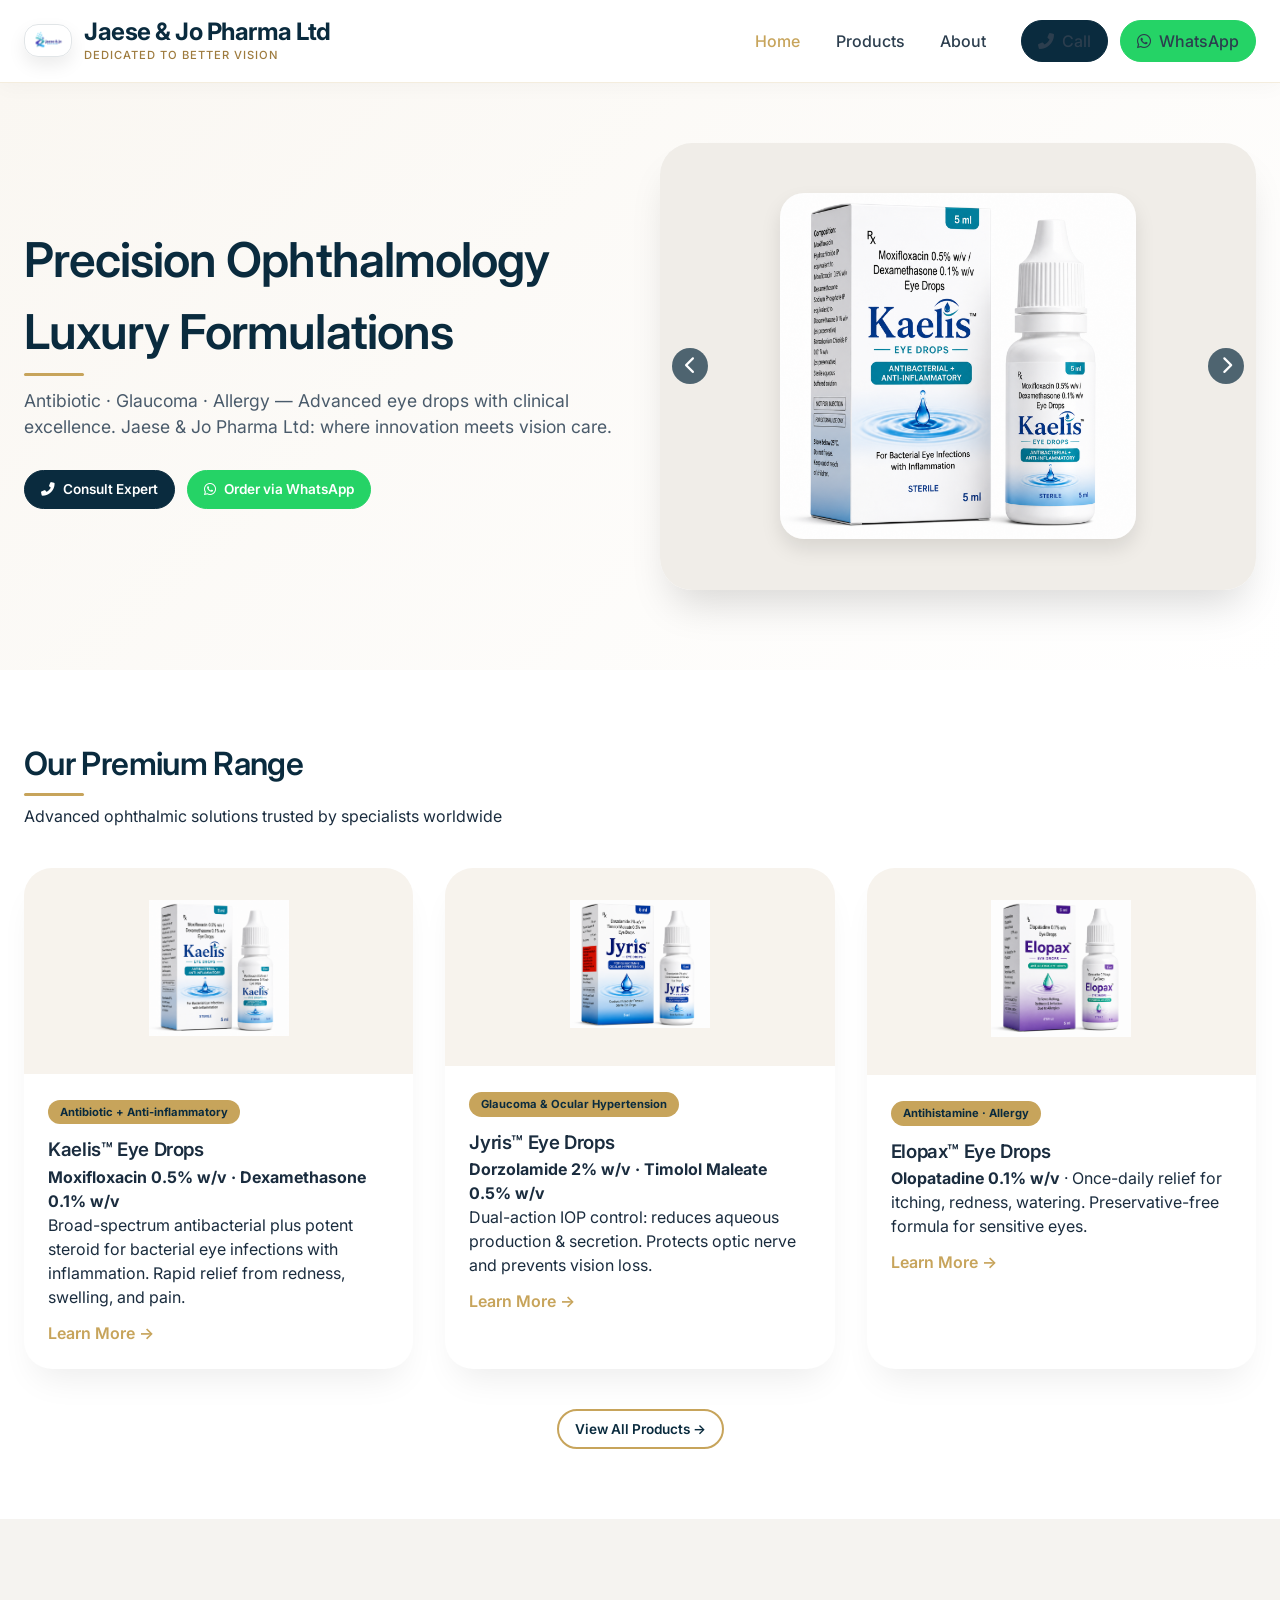
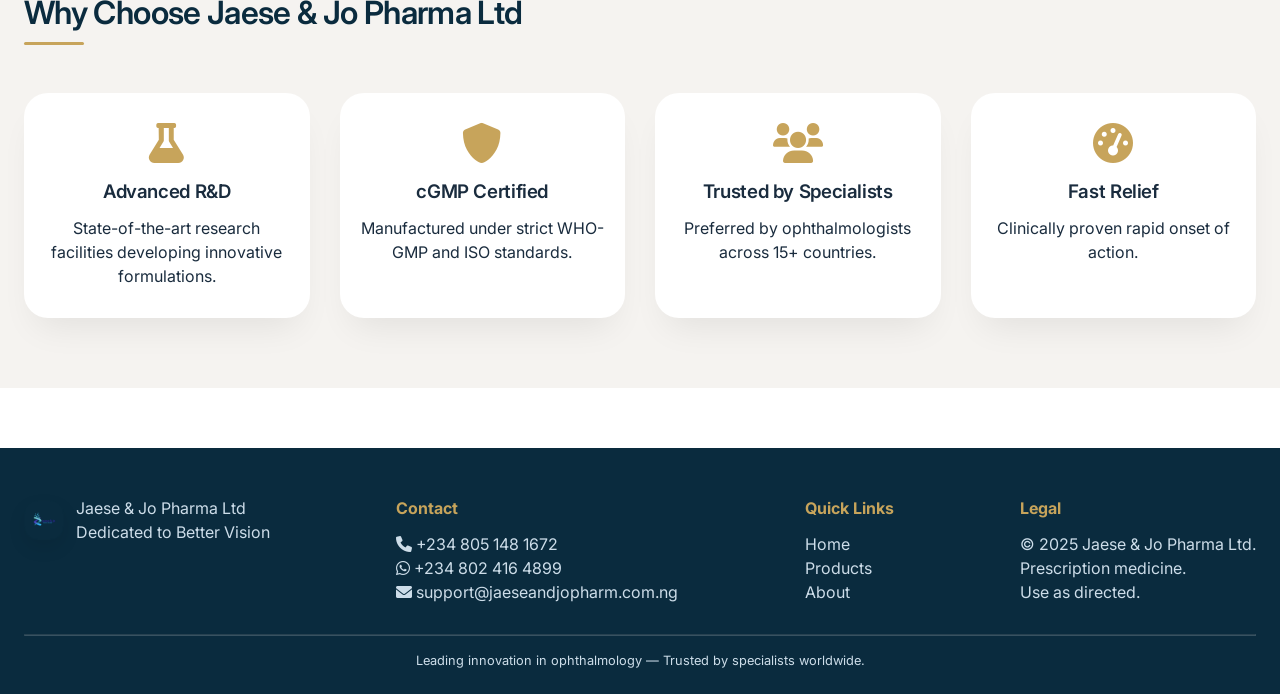
<file: index.html>
<!DOCTYPE html>
<html lang="en">
<head>
  <meta charset="UTF-8">
  <meta name="viewport" content="width=device-width, initial-scale=1.0, viewport-fit=cover">
  <title>Jaese & Jo Pharma Ltd | Premium Ophthalmic Care</title>
  
  <!-- SEO Meta Tags -->
  <meta name="description" content="Jaese & Jo Pharma Ltd - Luxury pharmaceutical company specializing in advanced eye care solutions. Kaelis, Jyris, Elopax: Antibiotic, Glaucoma & Allergy eye drops.">
  <meta name="keywords" content="pharmaceuticals, pharma company, eye drops, moxifloxacin, dexamethasone, dorzolamide, timolol, olopatadine, glaucoma treatment">
  <meta name="author" content="Jaese & Jo Pharma Limited">
  <meta name="robots" content="index, follow">
  <link rel="canonical" href="https://www.jaesejopharma.com">
  
  <!-- Open Graph -->
  <meta property="og:title" content="Jaese & Jo Pharma Ltd | Premium Ophthalmic Care">
  <meta property="og:description" content="Advanced eye care formulations: Antibiotic+Anti-inflammatory, Glaucoma therapy, and Allergy relief.">
  <meta property="og:type" content="website">
  <meta property="og:url" content="https://www.jaesejopharma.com">
  
  <!-- Favicon -->
  <link rel="icon" type="image/png" href="images/logo.png">
  <link rel="apple-touch-icon" href="images/logo.png">
  
  <!-- Fonts & Icons -->
  <link href="https://fonts.googleapis.com/css2?family=Inter:opsz,wght@14..32,300;400;500;600;700&display=swap" rel="stylesheet">
  <link rel="stylesheet" href="https://cdnjs.cloudflare.com/ajax/libs/font-awesome/6.0.0-beta3/css/all.min.css">
  <link rel="stylesheet" href="style.css">
</head>
<body>
  <header>
    <div class="container">
      <div class="navbar">
        <a href="index.html" class="logo-area" style="text-decoration: none;">
          <img src="images/logo.png" alt="Jaese & Jo Pharma Logo" class="logo-img" width="48" height="48">
          
          <div class="brand-text">
            <h1>Jaese & Jo Pharma Ltd</h1>
            <p>DEDICATED TO BETTER VISION</p>
          </div>
        </a>
        <div class="hamburger" id="hamburger">
          <i class="fas fa-bars"></i>
        </div>
        <div class="nav-links" id="navLinks">
          <a href="index.html" class="nav-item active">Home</a>
          <a href="products.html" class="nav-item">Products</a>
          <a href="about.html" class="nav-item">About</a>
          <div class="contact-btns">
            <a href="tel:08051481672" class="btn-call"><i class="fas fa-phone-alt"></i> Call</a>
            <a href="https://wa.me/2348024164899" target="_blank" class="btn-wa"><i class="fab fa-whatsapp"></i> WhatsApp</a>
          </div>
        </div>
      </div>
    </div>
  </header>

  <main>
    <!-- Hero Section -->
    <section id="home" class="hero">
      <div class="container">
        <div class="hero-grid">
          <div class="hero-text">
            <h2>Precision Ophthalmology<br>Luxury Formulations</h2>
            <p>Antibiotic · Glaucoma · Allergy — Advanced eye drops with clinical excellence. Jaese & Jo Pharma Ltd: where innovation meets vision care.</p>
            <div class="contact-btns" style="justify-content: flex-start;">
              <a href="tel:08051481672" class="btn-call"><i class="fas fa-phone-alt"></i> Consult Expert</a>
              <a href="https://wa.me/2348024164899" class="btn-wa"><i class="fab fa-whatsapp"></i> Order via WhatsApp</a>
            </div>
          </div>
          <div class="hero-carousel">
            <div class="carousel-slides" id="carouselSlides">
              <div class="slide"><img src="images/kaelis.png" alt="Kaelis"></div>
              <div class="slide"><img src="images/jyris.png" alt="Jyris"></div>
              <div class="slide"><img src="images/elopax.png" alt="Elopax"></div>
            </div>
            <button class="carousel-btn prev" id="prevBtn"><i class="fas fa-chevron-left"></i></button>
            <button class="carousel-btn next" id="nextBtn"><i class="fas fa-chevron-right"></i></button>
            <div class="dots" id="dotsContainer"></div>
          </div>
        </div>
      </div>
    </section>

    <!-- Featured Products on Homepage -->
    <section class="section" id="featured-products">
      <div class="container">
        <h2>Our Premium Range</h2>
        <p style="margin-bottom: 1rem;">Advanced ophthalmic solutions trusted by specialists worldwide</p>
        <div class="card-grid">
          <div class="product-card">
            <div class="card-img"><img src="images/kaelis.png" alt="Kaelis"></div>
            <div class="card-content"><span class="badge">Antibiotic + Anti-inflammatory</span><h3>Kaelis™ Eye Drops</h3><p><strong>Moxifloxacin 0.5% w/v · Dexamethasone 0.1% w/v</strong></p><p>Broad-spectrum antibacterial plus potent steroid for bacterial eye infections with inflammation. Rapid relief from redness, swelling, and pain.</p><a href="products.html#kaelis" class="learn-more">Learn More →</a></div>
          </div>
          <div class="product-card">
            <div class="card-img"><img src="images/jyris.png" alt="Jyris"></div>
            <div class="card-content"><span class="badge">Glaucoma & Ocular Hypertension</span><h3>Jyris™ Eye Drops</h3><p><strong>Dorzolamide 2% w/v · Timolol Maleate 0.5% w/v</strong></p><p>Dual-action IOP control: reduces aqueous production & secretion. Protects optic nerve and prevents vision loss.</p><a href="products.html#jyris" class="learn-more">Learn More →</a></div>
          </div>
          <div class="product-card">
            <div class="card-img"><img src="images/elopax.png" alt="Elopax"></div>
            <div class="card-content"><span class="badge">Antihistamine · Allergy</span><h3>Elopax™ Eye Drops</h3><p><strong>Olopatadine 0.1% w/v</strong> · Once-daily relief for itching, redness, watering. Preservative-free formula for sensitive eyes.</p><a href="products.html#elopax" class="learn-more">Learn More →</a></div>
          </div>
        </div>
        <div style="text-align: center; margin-top: 40px;">
          <a href="products.html" class="btn-call" style="background: transparent; color: var(--navy); border: 2px solid var(--gold);">View All Products →</a>
        </div>
      </div>
    </section>

    <!-- Why Choose Us -->
    <section class="section section-light">
      <div class="container">
        <h2>Why Choose Jaese & Jo Pharma Ltd</h2>
        <div class="features-grid">
          <div class="feature"><i class="fas fa-flask"></i><h3>Advanced R&D</h3><p>State-of-the-art research facilities developing innovative formulations.</p></div>
          <div class="feature"><i class="fas fa-shield-alt"></i><h3>cGMP Certified</h3><p>Manufactured under strict WHO-GMP and ISO standards.</p></div>
          <div class="feature"><i class="fas fa-users"></i><h3>Trusted by Specialists</h3><p>Preferred by ophthalmologists across 15+ countries.</p></div>
          <div class="feature"><i class="fas fa-tachometer-alt"></i><h3>Fast Relief</h3><p>Clinically proven rapid onset of action.</p></div>
        </div>
      </div>
    </section>
  </main> 

  <footer>
    <div class="container">
      <div class="footer-content">
        <div><div class="footer-logo"><img src="images/logo.png" alt="Jaese & Jo Pharma Logo" class="logo-img" width="48" height="48"><p>Jaese & Jo Pharma Ltd<br>Dedicated to Better Vision</p></div></div>
        <div><h4>Contact</h4><p><i class="fas fa-phone"></i> +234 805 148 1672<br><i class="fab fa-whatsapp"></i> +234 802 416 4899<br><i class="fas fa-envelope"></i> support@jaeseandjopharm.com.ng</p></div>
        <div><h4>Quick Links</h4><p><a href="index.html">Home</a><br><a href="products.html">Products</a><br><a href="about.html">About</a></p></div>
        <div><h4>Legal</h4><p>© 2025 Jaese & Jo Pharma Ltd.<br>Prescription medicine.<br>Use as directed.</p></div>
      </div>
      <hr style="margin: 30px 0 15px; opacity:0.2;">
      <p style="text-align: center; font-size: 0.8rem;">Leading innovation in ophthalmology — Trusted by specialists worldwide.</p>
    </div>
  </footer>

  <script src="script.js"></script>
</body>
</html>
</file>
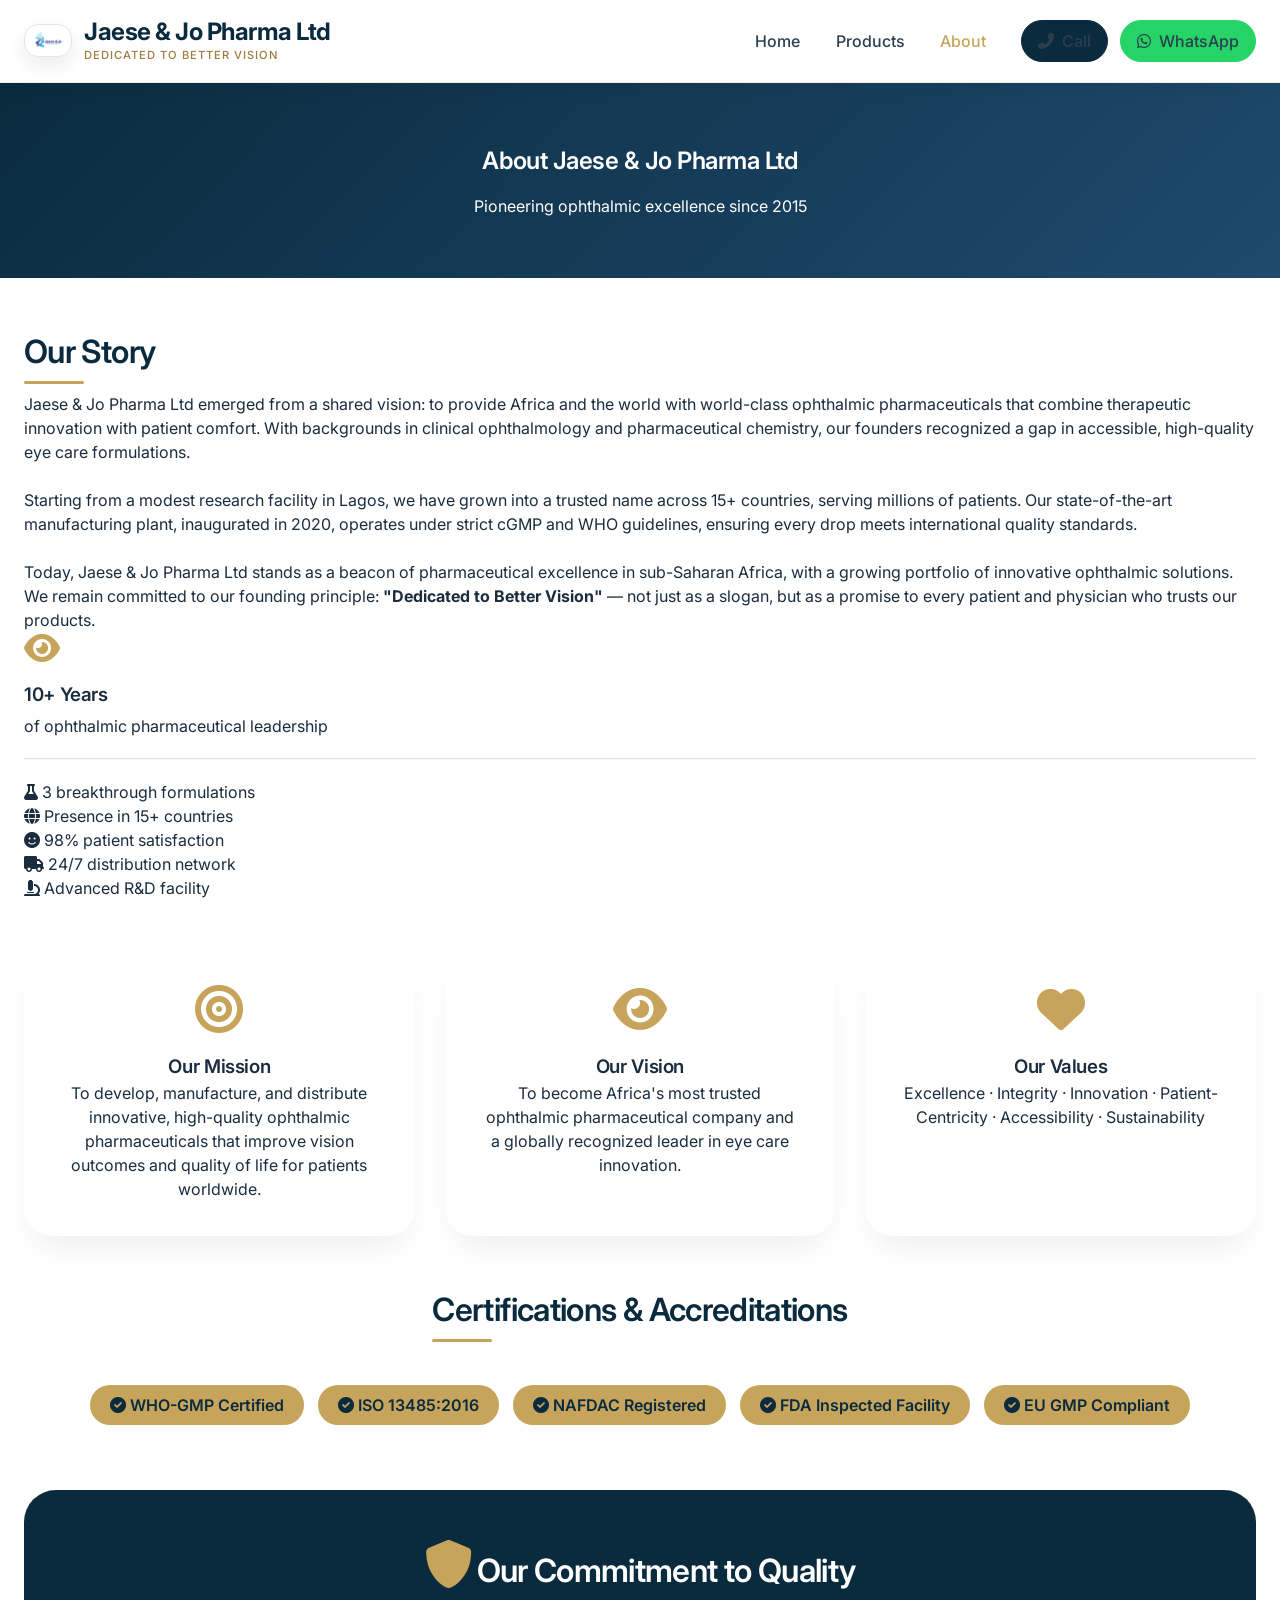
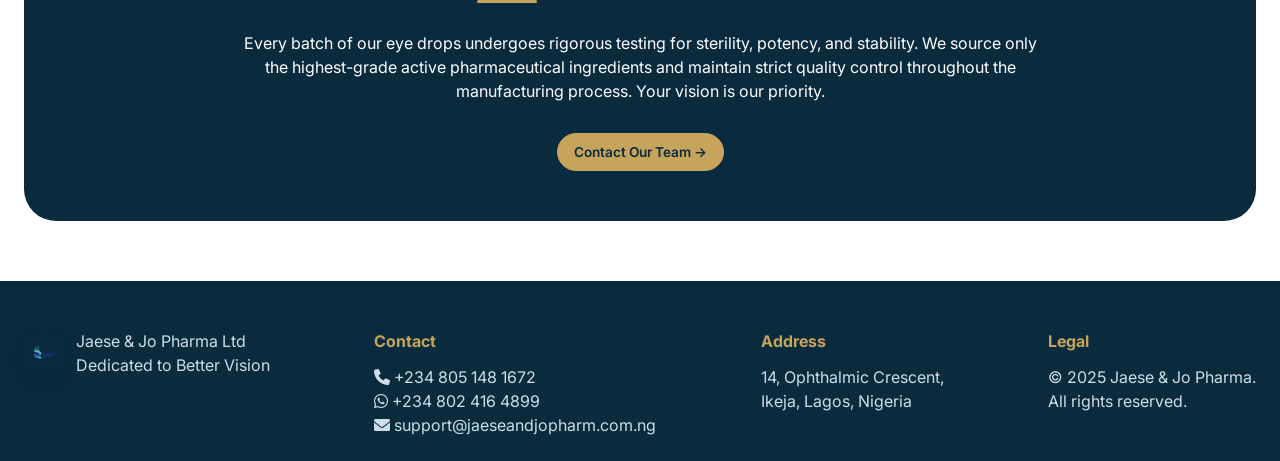
<file: about.html>
<!DOCTYPE html>
<html lang="en">
<head>
  <meta charset="UTF-8">
  <meta name="viewport" content="width=device-width, initial-scale=1.0">
  <title>About Us | Jaese & Jo Pharma Ltd</title>
  <meta name="description" content="Learn about Jaese & Jo Pharma - our mission, vision, values, manufacturing excellence, and commitment to ophthalmic healthcare.">
  <meta name="keywords" content="pharmaceutical company, about pharma, ophthalmic manufacturer, WHO-GMP certified, Nigeria pharma">
  <link rel="canonical" href="https://www.jaesejopharma.com/about.html">
  <link rel="icon" type="image/png" href="images/logo.png">
  <link rel="apple-touch-icon" href="images/logo.png">
  <link href="https://fonts.googleapis.com/css2?family=Inter:wght@300;400;500;600;700&display=swap" rel="stylesheet">
  <link rel="stylesheet" href="https://cdnjs.cloudflare.com/ajax/libs/font-awesome/6.0.0-beta3/css/all.min.css">
  <link rel="stylesheet" href="style.css">
  <style>
    .about-hero { background: linear-gradient(135deg, #0a2b3e 0%, #1f4a6e 100%); color: white; padding: 60px 0; text-align: center; }
    .about-hero h1 { color: white; }
    .about-hero h1:after { background: var(--gold); left: 50%; transform: translateX(-50%); width: 80px; }
    .mission-vision { display: grid; grid-template-columns: repeat(auto-fit, minmax(280px, 1fr)); gap: 30px; margin: 50px 0; }
    .mv-card { background: white; border-radius: 28px; padding: 35px; text-align: center; box-shadow: var(--shadow-md); transition: 0.3s; }
    .mv-card:hover { transform: translateY(-5px); }
    .mv-card i { font-size: 48px; color: var(--gold); margin-bottom: 20px; }
    .timeline { margin: 50px 0; }
    .timeline-item { display: flex; gap: 20px; margin-bottom: 30px; padding: 20px; background: var(--gray-light); border-radius: 20px; }
    .timeline-year { font-size: 1.8rem; font-weight: 700; color: var(--gold); min-width: 100px; }
    .team-grid { display: grid; grid-template-columns: repeat(auto-fit, minmax(250px, 1fr)); gap: 30px; margin-top: 40px; }
    .team-member { text-align: center; }
    .team-avatar { width: 150px; height: 150px; background: var(--navy); border-radius: 50%; margin: 0 auto 15px; display: flex; align-items: center; justify-content: center; color: var(--gold); font-size: 48px; }
    .cert-badge { display: inline-block; background: var(--gold); color: var(--navy); padding: 8px 20px; border-radius: 40px; margin: 5px; font-weight: 600; }
  </style>
</head>
<body>
  <header>
    <div class="container">
      <div class="navbar">
        <a href="index.html" class="logo-area" style="text-decoration: none;">
          <img src="images/logo.png" alt="Jaese & Jo Pharma Logo" class="logo-img" width="48" height="48">
          
          <div class="brand-text"><h1>Jaese & Jo Pharma Ltd</h1><p>DEDICATED TO BETTER VISION</p></div>
        </a>
        <div class="hamburger" id="hamburger"><i class="fas fa-bars"></i></div>
        <div class="nav-links" id="navLinks">
          <a href="index.html" class="nav-item">Home</a>
          <a href="products.html" class="nav-item">Products</a>
          <a href="about.html" class="nav-item active">About</a>
          <div class="contact-btns">
            <a href="tel:08051481672" class="btn-call"><i class="fas fa-phone-alt"></i> Call</a>
            <a href="https://wa.me/2348024164899" target="_blank" class="btn-wa"><i class="fab fa-whatsapp"></i> WhatsApp</a>
          </div>
        </div>
      </div>
    </div>
  </header>

  <main>
    <section class="about-hero">
      <div class="container">
        <h1>About Jaese & Jo Pharma Ltd</h1>
        <p style="margin-top: 15px;">Pioneering ophthalmic excellence since 2015</p>
      </div>
    </section>

    <div class="container">
      <!-- Company Story -->
      <div class="about-story" style="margin-top: 50px;">
        <div class="about-text">
          <h2>Our Story</h2>
          <p>Jaese & Jo Pharma Ltd emerged from a shared vision: to provide Africa and the world with world-class ophthalmic pharmaceuticals that combine therapeutic innovation with patient comfort. With backgrounds in clinical ophthalmology and pharmaceutical chemistry, our founders recognized a gap in accessible, high-quality eye care formulations.</p>
          <br>
          <p>Starting from a modest research facility in Lagos, we have grown into a trusted name across 15+ countries, serving millions of patients. Our state-of-the-art manufacturing plant, inaugurated in 2020, operates under strict cGMP and WHO guidelines, ensuring every drop meets international quality standards.</p>
          <br>
          <p>Today, Jaese & Jo Pharma Ltd stands as a beacon of pharmaceutical excellence in sub-Saharan Africa, with a growing portfolio of innovative ophthalmic solutions. We remain committed to our founding principle: <strong>"Dedicated to Better Vision"</strong> — not just as a slogan, but as a promise to every patient and physician who trusts our products.</p>
        </div>
        <div class="about-stats">
          <i class="fas fa-eye" style="font-size: 2rem; color: var(--gold);"></i>
          <h3 style="margin: 15px 0 5px;">10+ Years</h3>
          <p>of ophthalmic pharmaceutical leadership</p>
          <hr style="margin: 20px 0; opacity:0.3;">
          <p><i class="fas fa-flask"></i> 3 breakthrough formulations</p>
          <p><i class="fas fa-globe"></i> Presence in 15+ countries</p>
          <p><i class="fas fa-smile"></i> 98% patient satisfaction</p>
          <p><i class="fas fa-truck"></i> 24/7 distribution network</p>
          <p><i class="fas fa-microscope"></i> Advanced R&D facility</p>
        </div>
      </div>

      <!-- Mission & Vision -->
      <div class="mission-vision">
        <div class="mv-card"><i class="fas fa-bullseye"></i><h3>Our Mission</h3><p>To develop, manufacture, and distribute innovative, high-quality ophthalmic pharmaceuticals that improve vision outcomes and quality of life for patients worldwide.</p></div>
        <div class="mv-card"><i class="fas fa-eye"></i><h3>Our Vision</h3><p>To become Africa's most trusted ophthalmic pharmaceutical company and a globally recognized leader in eye care innovation.</p></div>
        <div class="mv-card"><i class="fas fa-heart"></i><h3>Our Values</h3><p>Excellence · Integrity · Innovation · Patient-Centricity · Accessibility · Sustainability</p></div>
      </div>

      <!-- Certifications -->
      <div style="text-align: center; margin: 50px 0;">
        <h2>Certifications & Accreditations</h2>
        <div style="margin-top: 30px;">
          <span class="cert-badge"><i class="fas fa-check-circle"></i> WHO-GMP Certified</span>
          <span class="cert-badge"><i class="fas fa-check-circle"></i> ISO 13485:2016</span>
          <span class="cert-badge"><i class="fas fa-check-circle"></i> NAFDAC Registered</span>
          <span class="cert-badge"><i class="fas fa-check-circle"></i> FDA Inspected Facility</span>
          <span class="cert-badge"><i class="fas fa-check-circle"></i> EU GMP Compliant</span>
        </div>
      </div>

      

      

      <!-- Quality Commitment -->
      <div style="background: var(--navy); color: white; border-radius: 32px; padding: 50px; margin: 60px 0; text-align: center;">
        <i class="fas fa-shield-alt" style="font-size: 48px; color: var(--gold); margin-bottom: 20px;"></i>
        <h2 style="color: white;">Our Commitment to Quality</h2>
        <p style="max-width: 800px; margin: 20px auto;">Every batch of our eye drops undergoes rigorous testing for sterility, potency, and stability. We source only the highest-grade active pharmaceutical ingredients and maintain strict quality control throughout the manufacturing process. Your vision is our priority.</p>
        <div style="margin-top: 30px;">
          <a href="tel:08051481672" class="btn-call" style="background: var(--gold); color: var(--navy); border-color: var(--gold);">Contact Our Team →</a>
        </div>
      </div>
    </div>
  </main>

  <footer>
    <div class="container">
      <div class="footer-content">
        <div><div class="footer-logo"><img src="images/logo.png" alt="Jaese & Jo Pharma Logo" class="logo-img" width="48" height="48"><p>Jaese & Jo Pharma Ltd<br>Dedicated to Better Vision</p></div></div>
        <div><h4>Contact</h4><p><i class="fas fa-phone"></i> +234 805 148 1672<br><i class="fab fa-whatsapp"></i> +234 802 416 4899<br><i class="fas fa-envelope"></i> support@jaeseandjopharm.com.ng</p></div>
        <div><h4>Address</h4><p>14, Ophthalmic Crescent,<br>Ikeja, Lagos, Nigeria</p></div>
        <div><h4>Legal</h4><p>© 2025 Jaese & Jo Pharma.<br>All rights reserved.</p></div>
      </div>
    </div>
  </footer>
  <script src="script.js"></script>
</body>
</html>
</file>
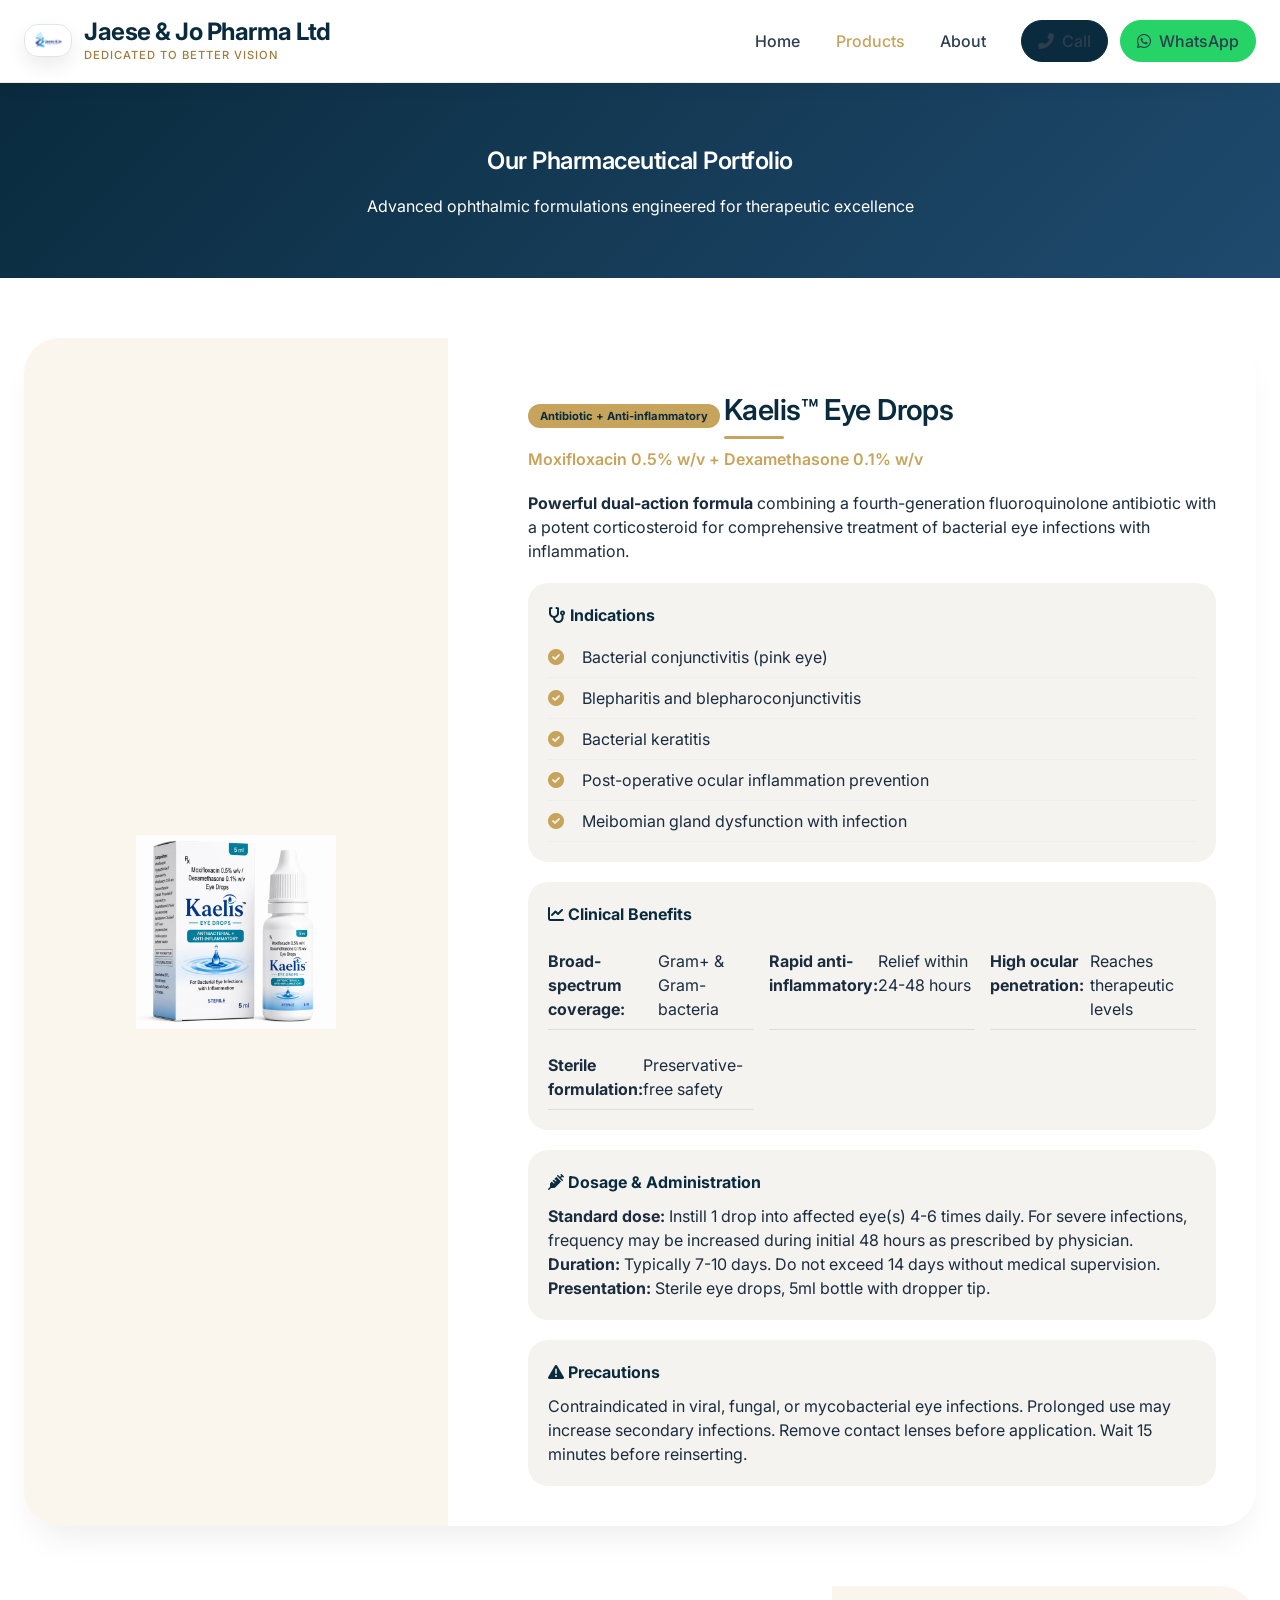
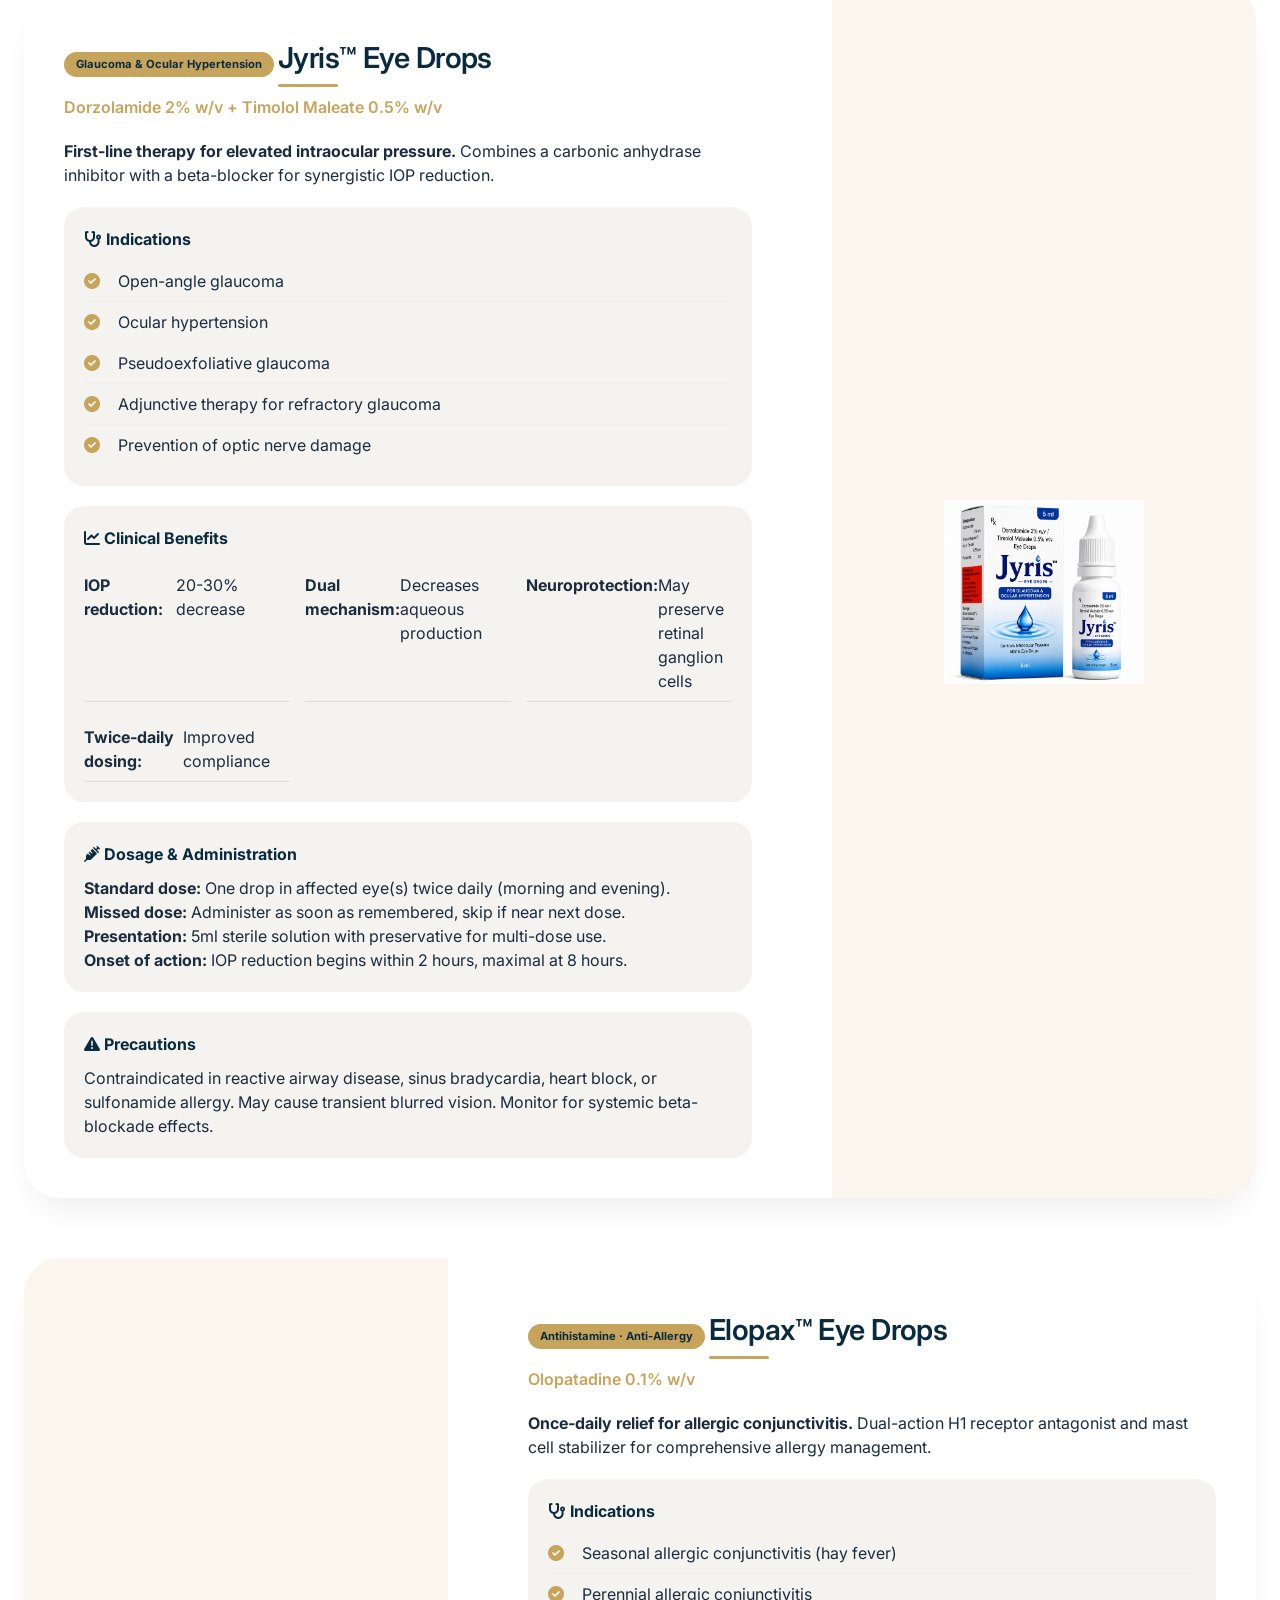
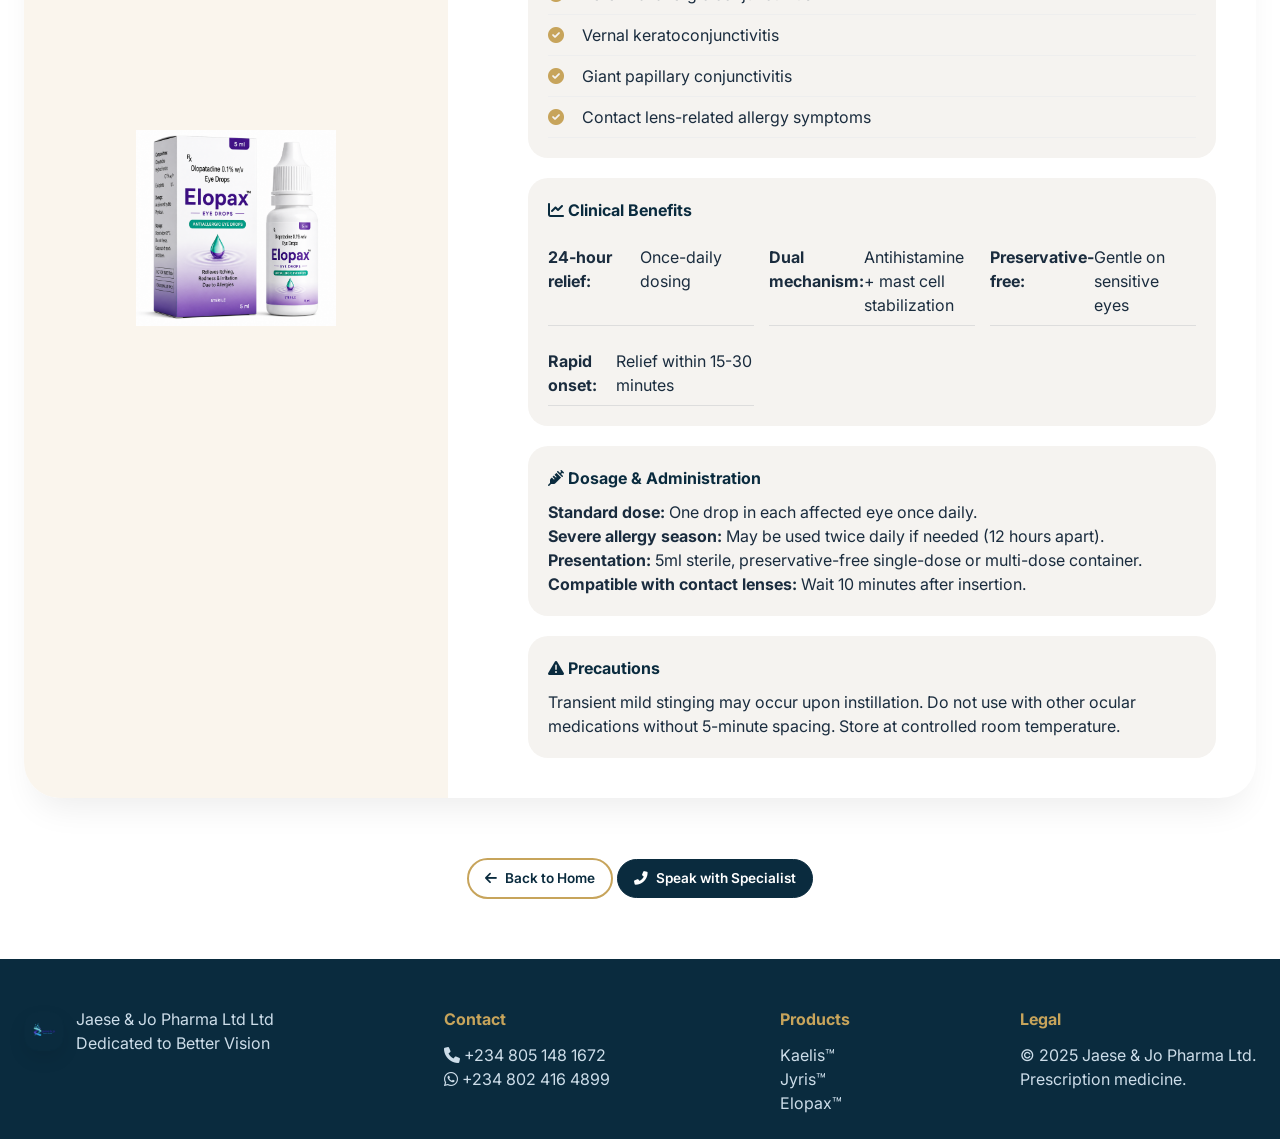
<file: products.html>
<!DOCTYPE html>
<html lang="en">
<head>
  <meta charset="UTF-8">
  <meta name="viewport" content="width=device-width, initial-scale=1.0">
  <title>Our Products | Jaese & Jo Pharma Ltd</title>
  <meta name="description" content="Explore Kaelis, Jyris, and Elopax eye drops - premium ophthalmic formulations for infections, glaucoma, and allergies.">
  <meta name="keywords" content="eye drops, moxifloxacin, dexamethasone, dorzolamide, timolol, olopatadine, glaucoma, conjunctivitis, allergy">
  <link rel="canonical" href="https://www.jaesejopharma.com/products.html">
  <link rel="icon" type="image/png" href="images/logo.png">
  <link rel="apple-touch-icon" href="images/logo.png">
  <link href="https://fonts.googleapis.com/css2?family=Inter:wght@300;400;500;600;700&display=swap" rel="stylesheet">
  <link rel="stylesheet" href="https://cdnjs.cloudflare.com/ajax/libs/font-awesome/6.0.0-beta3/css/all.min.css">
  <link rel="stylesheet" href="style.css">
  <style>
    .product-hero { background: linear-gradient(135deg, #0a2b3e 0%, #1f4a6e 100%); color: white; padding: 60px 0; text-align: center; }
    .product-hero h1 { color: white; }
    .product-hero h1:after { background: var(--gold); left: 50%; transform: translateX(-50%); width: 80px; }
    .product-full-detail { margin: 60px 0; scroll-margin-top: 100px; }
    .product-full-detail:nth-child(even) .product-detail { flex-direction: row-reverse; }
    @media (max-width: 900px) { .product-full-detail:nth-child(even) .product-detail { flex-direction: column; } }
    .specs { background: var(--gray-light); border-radius: 20px; padding: 20px; margin-top: 20px; }
    .specs h4 { color: var(--navy); margin-bottom: 10px; }
    .specs-grid { display: grid; grid-template-columns: repeat(auto-fit, minmax(200px, 1fr)); gap: 15px; margin-top: 15px; }
    .spec-item { display: flex; justify-content: space-between; border-bottom: 1px solid #ddd; padding: 8px 0; }
    .indication-list { list-style: none; padding-left: 0; }
    .indication-list li { padding: 8px 0; border-bottom: 1px solid #eee; display: flex; align-items: center; gap: 10px; }
    .indication-list li i { color: var(--gold); width: 24px; }
    .back-home { display: inline-block; margin-top: 40px; }
  </style>
</head>
<body>
  <header>
    <div class="container">
      <div class="navbar">
        <a href="index.html" class="logo-area" style="text-decoration: none;">
          <img src="images/logo.png" alt="Jaese & Jo Pharma Logo" class="logo-img" width="48" height="48">
          
          <div class="brand-text"><h1>Jaese & Jo Pharma Ltd</h1><p>DEDICATED TO BETTER VISION</p></div>
        </a>
        <div class="hamburger" id="hamburger"><i class="fas fa-bars"></i></div>
        <div class="nav-links" id="navLinks">
          <a href="index.html" class="nav-item">Home</a>
          <a href="products.html" class="nav-item active">Products</a>
          <a href="about.html" class="nav-item">About</a>
          <div class="contact-btns">
            <a href="tel:08051481672" class="btn-call"><i class="fas fa-phone-alt"></i> Call</a>
            <a href="https://wa.me/2348024164899" target="_blank" class="btn-wa"><i class="fab fa-whatsapp"></i> WhatsApp</a>
          </div>
        </div>
      </div>
    </div>
  </header>

  <main>
    <section class="product-hero">
      <div class="container">
        <h1>Our Pharmaceutical Portfolio</h1>
        <p style="margin-top: 15px;">Advanced ophthalmic formulations engineered for therapeutic excellence</p>
      </div>
    </section>

    <div class="container">
      <!-- Kaelis Product -->
      <div id="kaelis" class="product-full-detail">
        <div class="product-detail">
          <div class="product-detail-img"><img src="images/kaelis.png" alt="Kaelis Eye Drops"></div>
          <div class="product-detail-info">
            <span class="badge">Antibiotic + Anti-inflammatory</span>
            <h2>Kaelis™ Eye Drops</h2>
            <p class="subtitle">Moxifloxacin 0.5% w/v + Dexamethasone 0.1% w/v</p>
            <p><strong>Powerful dual-action formula</strong> combining a fourth-generation fluoroquinolone antibiotic with a potent corticosteroid for comprehensive treatment of bacterial eye infections with inflammation.</p>
            
            <div class="specs">
              <h4><i class="fas fa-stethoscope"></i> Indications</h4>
              <ul class="indication-list">
                <li><i class="fas fa-check-circle"></i> Bacterial conjunctivitis (pink eye)</li>
                <li><i class="fas fa-check-circle"></i> Blepharitis and blepharoconjunctivitis</li>
                <li><i class="fas fa-check-circle"></i> Bacterial keratitis</li>
                <li><i class="fas fa-check-circle"></i> Post-operative ocular inflammation prevention</li>
                <li><i class="fas fa-check-circle"></i> Meibomian gland dysfunction with infection</li>
              </ul>
            </div>

            <div class="specs">
              <h4><i class="fas fa-chart-line"></i> Clinical Benefits</h4>
              <div class="specs-grid">
                <div class="spec-item"><strong>Broad-spectrum coverage:</strong><span> Gram+ & Gram- bacteria</span></div>
                <div class="spec-item"><strong>Rapid anti-inflammatory:</strong><span> Relief within 24-48 hours</span></div>
                <div class="spec-item"><strong>High ocular penetration:</strong><span> Reaches therapeutic levels</span></div>
                <div class="spec-item"><strong>Sterile formulation:</strong><span> Preservative-free safety</span></div>
              </div>
            </div>

            <div class="specs">
              <h4><i class="fas fa-syringe"></i> Dosage & Administration</h4>
              <p><strong>Standard dose:</strong> Instill 1 drop into affected eye(s) 4-6 times daily. For severe infections, frequency may be increased during initial 48 hours as prescribed by physician.<br>
              <strong>Duration:</strong> Typically 7-10 days. Do not exceed 14 days without medical supervision.<br>
              <strong>Presentation:</strong> Sterile eye drops, 5ml bottle with dropper tip.</p>
            </div>
            <div class="specs">
              <h4><i class="fas fa-exclamation-triangle"></i> Precautions</h4>
              <p>Contraindicated in viral, fungal, or mycobacterial eye infections. Prolonged use may increase secondary infections. Remove contact lenses before application. Wait 15 minutes before reinserting.</p>
            </div>
          </div>
        </div>
      </div>

      <!-- Jyris Product -->
      <div id="jyris" class="product-full-detail">
        <div class="product-detail">
          <div class="product-detail-img"><img src="images/jyris.png" alt="Jyris Eye Drops"></div>
          <div class="product-detail-info">
            <span class="badge">Glaucoma & Ocular Hypertension</span>
            <h2>Jyris™ Eye Drops</h2>
            <p class="subtitle">Dorzolamide 2% w/v + Timolol Maleate 0.5% w/v</p>
            <p><strong>First-line therapy for elevated intraocular pressure.</strong> Combines a carbonic anhydrase inhibitor with a beta-blocker for synergistic IOP reduction.</p>
            
            <div class="specs">
              <h4><i class="fas fa-stethoscope"></i> Indications</h4>
              <ul class="indication-list">
                <li><i class="fas fa-check-circle"></i> Open-angle glaucoma</li>
                <li><i class="fas fa-check-circle"></i> Ocular hypertension</li>
                <li><i class="fas fa-check-circle"></i> Pseudoexfoliative glaucoma</li>
                <li><i class="fas fa-check-circle"></i> Adjunctive therapy for refractory glaucoma</li>
                <li><i class="fas fa-check-circle"></i> Prevention of optic nerve damage</li>
              </ul>
            </div>

            <div class="specs">
              <h4><i class="fas fa-chart-line"></i> Clinical Benefits</h4>
              <div class="specs-grid">
                <div class="spec-item"><strong>IOP reduction:</strong><span> 20-30% decrease</span></div>
                <div class="spec-item"><strong>Dual mechanism:</strong><span> Decreases aqueous production</span></div>
                <div class="spec-item"><strong>Neuroprotection:</strong><span> May preserve retinal ganglion cells</span></div>
                <div class="spec-item"><strong>Twice-daily dosing:</strong><span> Improved compliance</span></div>
              </div>
            </div>

            <div class="specs">
              <h4><i class="fas fa-syringe"></i> Dosage & Administration</h4>
              <p><strong>Standard dose:</strong> One drop in affected eye(s) twice daily (morning and evening).<br>
              <strong>Missed dose:</strong> Administer as soon as remembered, skip if near next dose.<br>
              <strong>Presentation:</strong> 5ml sterile solution with preservative for multi-dose use.<br>
              <strong>Onset of action:</strong> IOP reduction begins within 2 hours, maximal at 8 hours.</p>
            </div>
            <div class="specs">
              <h4><i class="fas fa-exclamation-triangle"></i> Precautions</h4>
              <p>Contraindicated in reactive airway disease, sinus bradycardia, heart block, or sulfonamide allergy. May cause transient blurred vision. Monitor for systemic beta-blockade effects.</p>
            </div>
          </div>
        </div>
      </div>

      <!-- Elopax Product -->
      <div id="elopax" class="product-full-detail">
        <div class="product-detail">
          <div class="product-detail-img"><img src="images/elopax.png" alt="Elopax Eye Drops"></div>
          <div class="product-detail-info">
            <span class="badge">Antihistamine · Anti-Allergy</span>
            <h2>Elopax™ Eye Drops</h2>
            <p class="subtitle">Olopatadine 0.1% w/v</p>
            <p><strong>Once-daily relief for allergic conjunctivitis.</strong> Dual-action H1 receptor antagonist and mast cell stabilizer for comprehensive allergy management.</p>
            
            <div class="specs">
              <h4><i class="fas fa-stethoscope"></i> Indications</h4>
              <ul class="indication-list">
                <li><i class="fas fa-check-circle"></i> Seasonal allergic conjunctivitis (hay fever)</li>
                <li><i class="fas fa-check-circle"></i> Perennial allergic conjunctivitis</li>
                <li><i class="fas fa-check-circle"></i> Vernal keratoconjunctivitis</li>
                <li><i class="fas fa-check-circle"></i> Giant papillary conjunctivitis</li>
                <li><i class="fas fa-check-circle"></i> Contact lens-related allergy symptoms</li>
              </ul>
            </div>

            <div class="specs">
              <h4><i class="fas fa-chart-line"></i> Clinical Benefits</h4>
              <div class="specs-grid">
                <div class="spec-item"><strong>24-hour relief:</strong><span> Once-daily dosing</span></div>
                <div class="spec-item"><strong>Dual mechanism:</strong><span> Antihistamine + mast cell stabilization</span></div>
                <div class="spec-item"><strong>Preservative-free:</strong><span> Gentle on sensitive eyes</span></div>
                <div class="spec-item"><strong>Rapid onset:</strong><span> Relief within 15-30 minutes</span></div>
              </div>
            </div>

            <div class="specs">
              <h4><i class="fas fa-syringe"></i> Dosage & Administration</h4>
              <p><strong>Standard dose:</strong> One drop in each affected eye once daily.<br>
              <strong>Severe allergy season:</strong> May be used twice daily if needed (12 hours apart).<br>
              <strong>Presentation:</strong> 5ml sterile, preservative-free single-dose or multi-dose container.<br>
              <strong>Compatible with contact lenses:</strong> Wait 10 minutes after insertion.</p>
            </div>
            <div class="specs">
              <h4><i class="fas fa-exclamation-triangle"></i> Precautions</h4>
              <p>Transient mild stinging may occur upon instillation. Do not use with other ocular medications without 5-minute spacing. Store at controlled room temperature.</p>
            </div>
          </div>
        </div>
      </div>

      <div style="text-align: center; margin: 40px 0;">
        <a href="index.html" class="btn-call" style="background: transparent; color: var(--navy); border: 2px solid var(--gold);"><i class="fas fa-arrow-left"></i> Back to Home</a>
        <a href="tel:08051481672" class="btn-call"><i class="fas fa-phone-alt"></i> Speak with Specialist</a>
      </div>
    </div>
  </main>

  <footer>
    <div class="container">
      <div class="footer-content">
        <div><div class="footer-logo"><img src="images/logo.png" alt="Jaese & Jo Pharma Logo" class="logo-img" width="48" height="48"><p>Jaese & Jo Pharma Ltd Ltd<br>Dedicated to Better Vision</p></div></div>
        <div><h4>Contact</h4><p><i class="fas fa-phone"></i> +234 805 148 1672<br><i class="fab fa-whatsapp"></i> +234 802 416 4899</p></div>
        <div><h4>Products</h4><p><a href="products.html#kaelis">Kaelis™</a><br><a href="products.html#jyris">Jyris™</a><br><a href="products.html#elopax">Elopax™</a></p></div>
        <div><h4>Legal</h4><p>© 2025 Jaese & Jo Pharma Ltd.<br>Prescription medicine.</p></div>
      </div>
    </div>
  </footer>
  <script src="script.js"></script>
</body>
</html>
</file>
<file: style.css>
/* ========== RESET & VARIABLES ========== */
* {
  margin: 0;
  padding: 0;
  box-sizing: border-box;
}

body {
  font-family: 'Inter', sans-serif;
  background-color: #ffffff;
  color: #1a2c3e;
  line-height: 1.5;
  scroll-behavior: smooth;
}

:root {
  --gold: #c7a45b;
  --gold-dark: #9e7b3e;
  --navy: #0a2b3e;
  --navy-light: #1f4a6e;
  --cream: #fef9ef;
  --gray-light: #f5f3f0;
  --shadow-md: 0 20px 35px -12px rgba(0,0,0,0.08);
  --shadow-lg: 0 25px 40px -12px rgba(0,0,0,0.15);
}

/* Typography */
h1, h2, h3 {
  font-weight: 600;
  letter-spacing: -0.02em;
}

h2 {
  font-size: 2rem;
  margin-bottom: 1rem;
  color: var(--navy);
  position: relative;
  display: inline-block;
}

h2:after {
  content: '';
  position: absolute;
  bottom: -8px;
  left: 0;
  width: 60px;
  height: 3px;
  background: var(--gold);
  border-radius: 4px;
}

.container {
  max-width: 1280px;
  margin: 0 auto;
  padding: 0 24px;
}

/* ========== HEADER & NAVIGATION ========== */
header {
  background: white;
  box-shadow: 0 4px 20px rgba(0,0,0,0.03);
  position: sticky;
  top: 0;
  z-index: 1000;
  border-bottom: 1px solid rgba(199,164,91,0.2);
}

.navbar {
  display: flex;
  justify-content: space-between;
  align-items: center;
  padding: 18px 0;
  flex-wrap: wrap;
}

.logo-area {
  display: flex;
  align-items: center;
  gap: 12px;
  cursor: pointer;
}

.logo-icon {
  width: 48px;
  height: 48px;
  background: var(--navy);
  border-radius: 14px;
  display: flex;
  align-items: center;
  justify-content: center;
  color: var(--gold);
  font-size: 28px;
  font-weight: 800;
  font-family: 'Inter', sans-serif;
  box-shadow: 0 5px 12px rgba(0,0,0,0.1);
}

.logo-img {
  display: block;
  width: auto;
  max-width: 48px;
  height: auto;
  max-height: 48px;
  object-fit: contain;
  border-radius: 14px;
  border: 1px solid rgba(10, 43, 62, 0.12);
  box-shadow: 0 8px 18px rgba(0,0,0,0.08);
}

.logo-area img {
  flex-shrink: 0;
}

.footer-logo {
  display: flex;
  align-items: center;
  gap: 12px;
}

.footer-logo .logo-img {
  width: 40px;
  height: 40px;
}

.product-detail-img img {
  max-width: 100%;
  max-height: 320px;
  object-fit: contain;
}

.card-img img {
  max-width: 100%;
  height: auto;
}

.brand-text h1 {
  font-size: 1.5rem;
  font-weight: 700;
  color: var(--navy);
  line-height: 1.2;
}

.brand-text p {
  font-size: 0.7rem;
  letter-spacing: 1px;
  color: var(--gold-dark);
  font-weight: 500;
}

.nav-links {
  display: flex;
  gap: 2.2rem;
  align-items: center;
}

.nav-links a {
  text-decoration: none;
  font-weight: 500;
  color: #2c3e4e;
  transition: 0.2s;
  font-size: 1rem;
}

.nav-links a:hover, .nav-links a.active {
  color: var(--gold);
}

.contact-btns {
  display: flex;
  gap: 12px;
}

.btn-call, .btn-wa {
  padding: 8px 16px;
  border-radius: 40px;
  font-size: 0.85rem;
  font-weight: 600;
  text-decoration: none;
  transition: 0.2s;
  display: inline-flex;
  align-items: center;
  gap: 8px;
}

.btn-call {
  background: var(--navy);
  color: white;
  border: 1px solid var(--navy);
}

.btn-call:hover {
  background: #0e3b55;
}

.btn-wa {
  background: #25D366;
  color: white;
  border: 1px solid #25D366;
}

.btn-wa:hover {
  background: #20b859;
}

.learn-more {
  display: inline-block;
  margin-top: 12px;
  color: var(--gold);
  text-decoration: none;
  font-weight: 600;
}

.learn-more:hover {
  text-decoration: underline;
}

.hamburger {
  display: none;
  font-size: 28px;
  cursor: pointer;
  color: var(--navy);
}

/* Mobile menu */
@media (max-width: 900px) {
  .nav-links {
    position: fixed;
    top: 85px;
    left: -100%;
    width: 80%;
    height: calc(100vh - 85px);
    background: white;
    flex-direction: column;
    align-items: flex-start;
    padding: 40px 32px;
    gap: 28px;
    transition: 0.3s ease;
    box-shadow: 5px 0 20px rgba(0,0,0,0.1);
    z-index: 999;
  }
  .nav-links.active {
    left: 0;
  }
  .hamburger {
    display: block;
  }
  .contact-btns {
    flex-direction: column;
    width: 100%;
  }
  .btn-call, .btn-wa {
    justify-content: center;
  }
  .navbar {
    padding: 12px 0;
  }
}

/* ========== HERO SECTION ========== */
.hero {
  background: linear-gradient(135deg, #faf7f2 0%, #ffffff 100%);
  padding: 60px 0 80px;
}

.hero-grid {
  display: grid;
  grid-template-columns: 1fr 1fr;
  gap: 40px;
  align-items: center;
}

.hero-text h2 {
  font-size: 3rem;
  margin-bottom: 20px;
}

.hero-text p {
  font-size: 1.1rem;
  color: #4a5b6b;
  margin-bottom: 30px;
}

.hero-carousel {
  background: #fff;
  border-radius: 32px;
  box-shadow: var(--shadow-lg);
  overflow: hidden;
  position: relative;
  aspect-ratio: 4/3;
}

.carousel-slides {
  display: flex;
  width: 300%;
  height: 100%;
  transition: transform 0.5s ease;
}

.slide {
  width: 33.333%;
  display: flex;
  align-items: center;
  justify-content: center;
  background: #f0ede8;
  padding: 20px;
}

.slide img {
  max-width: 85%;
  max-height: 85%;
  object-fit: contain;
  border-radius: 24px;
  box-shadow: 0 10px 20px rgba(0,0,0,0.1);
}

.carousel-btn {
  position: absolute;
  top: 50%;
  transform: translateY(-50%);
  background: rgba(10,43,62,0.7);
  color: white;
  border: none;
  width: 36px;
  height: 36px;
  border-radius: 50%;
  cursor: pointer;
  font-size: 18px;
  transition: 0.2s;
  z-index: 10;
}

.carousel-btn:hover {
  background: var(--gold);
}

.prev { left: 12px; }
.next { right: 12px; }

.dots {
  text-align: center;
  margin-top: 12px;
}

.dot {
  display: inline-block;
  width: 10px;
  height: 10px;
  background: #ccc;
  border-radius: 50%;
  margin: 0 5px;
  cursor: pointer;
}

.dot.active {
  background: var(--gold);
}

/* ========== SECTIONS & CARDS ========== */
.section {
  padding: 70px 0;
}

.section-light {
  background: var(--gray-light);
}

.card-grid {
  display: grid;
  grid-template-columns: repeat(auto-fit, minmax(300px, 1fr));
  gap: 32px;
  margin-top: 40px;
}

.product-card {
  background: white;
  border-radius: 28px;
  overflow: hidden;
  box-shadow: var(--shadow-md);
  transition: 0.2s;
}

.product-card:hover {
  transform: translateY(-6px);
  box-shadow: var(--shadow-lg);
}

.card-img {
  background: #f7f3ed;
  padding: 32px 20px;
  text-align: center;
}

.card-img img {
  max-width: 140px;
  height: auto;
}

.card-content {
  padding: 24px;
}

.badge {
  display: inline-block;
  background: var(--gold);
  color: var(--navy);
  font-size: 0.7rem;
  font-weight: 700;
  padding: 4px 12px;
  border-radius: 40px;
  margin-bottom: 12px;
}

/* Features Grid */
.features-grid {
  display: grid;
  grid-template-columns: repeat(auto-fit, minmax(220px, 1fr));
  gap: 30px;
  margin-top: 40px;
}

.feature {
  text-align: center;
  padding: 30px 20px;
  background: white;
  border-radius: 24px;
  box-shadow: var(--shadow-md);
}

.feature i {
  font-size: 40px;
  color: var(--gold);
  margin-bottom: 15px;
}

.feature h3 {
  margin-bottom: 10px;
}

/* Product Detail Page */
.product-detail {
  display: flex;
  flex-wrap: wrap;
  gap: 40px;
  background: white;
  border-radius: 36px;
  box-shadow: var(--shadow-md);
  overflow: hidden;
}

.product-detail-img {
  flex: 1;
  background: #faf5ed;
  display: flex;
  align-items: center;
  justify-content: center;
  padding: 40px;
}

.product-detail-img img {
  max-width: 200px;
}

.product-detail-info {
  flex: 2;
  padding: 40px;
}

.product-detail-info h2 {
  font-size: 1.8rem;
  margin-top: 10px;
}

.product-detail-info .subtitle {
  color: var(--gold);
  font-weight: 600;
  margin-bottom: 20px;
}

/* Footer */
footer {
  background: var(--navy);
  color: #cddde9;
  padding: 48px 0 24px;
  margin-top: 60px;
}

.footer-content {
  display: flex;
  justify-content: space-between;
  flex-wrap: wrap;
  gap: 30px;
}

.footer-content h4 {
  margin-bottom: 12px;
  color: var(--gold);
}

.footer-content a {
  color: #cddde9;
  text-decoration: none;
}

.footer-content a:hover {
  color: var(--gold);
}

/* Responsive */
@media (max-width: 700px) {
  .hero-grid {
    grid-template-columns: 1fr;
  }
  h2 {
    font-size: 1.8rem;
  }
  .hero-text h2 {
    font-size: 2rem;
  }
  .product-detail {
    flex-direction: column;
  }
}
</file>
